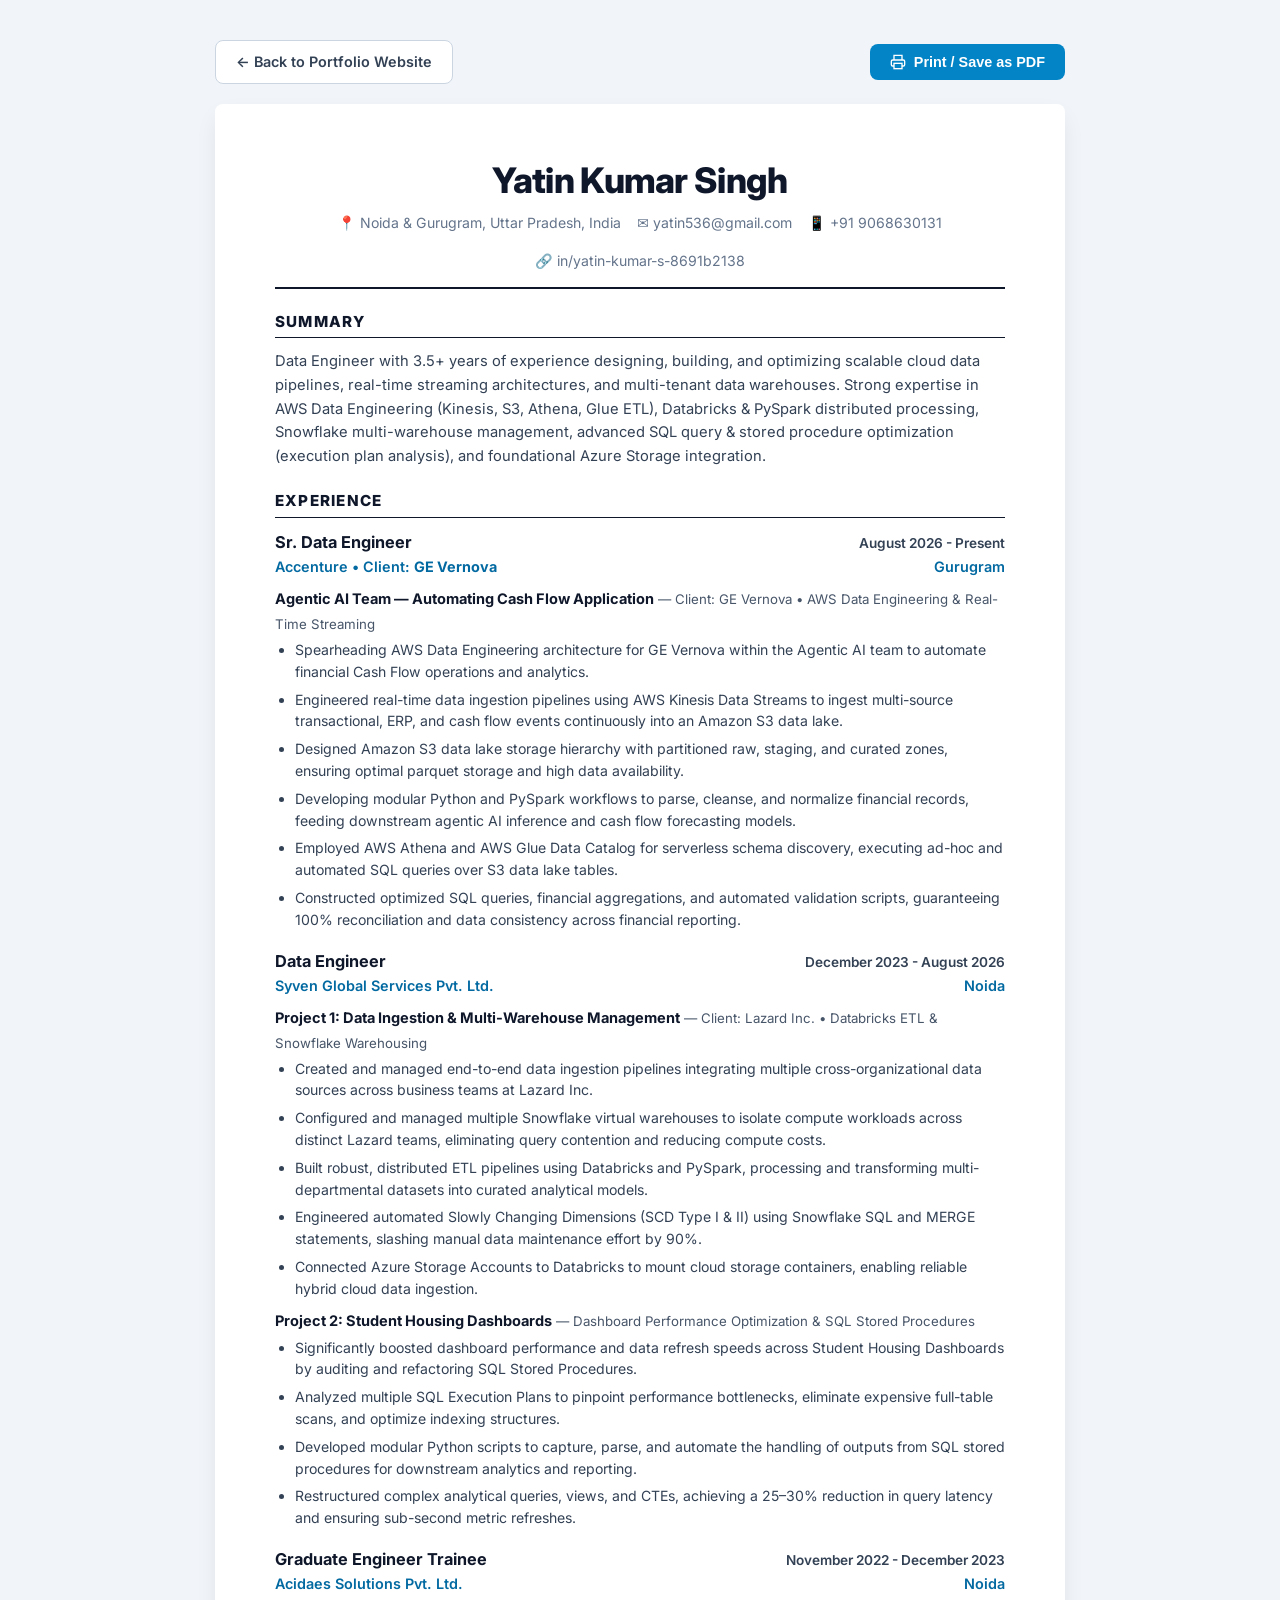
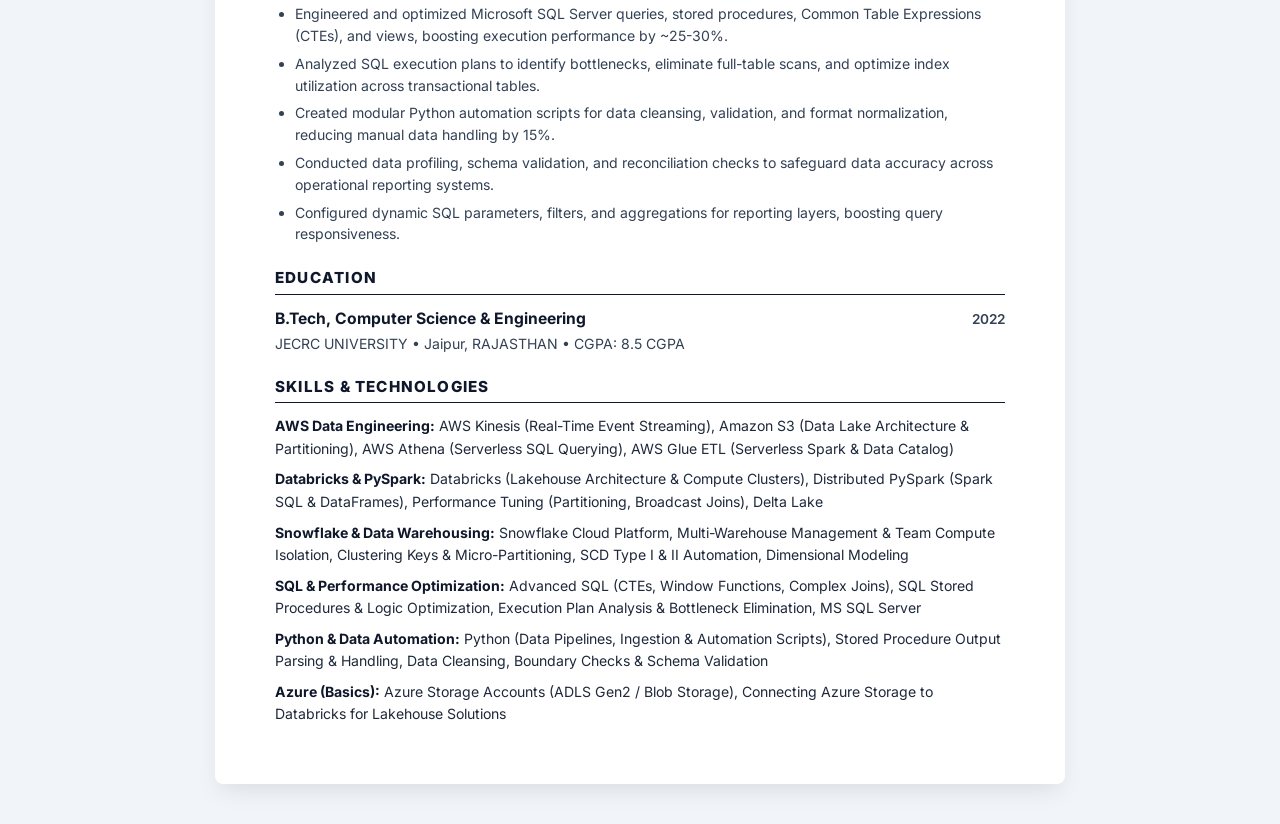
<file: resume.html>
<!DOCTYPE html>
<html lang="en">
<head>
  <meta charset="UTF-8">
  <meta name="viewport" content="width=device-width, initial-scale=1.0">
  <title>Yatin Kumar Singh - Resume</title>
  <link rel="preconnect" href="https://fonts.googleapis.com">
  <link rel="preconnect" href="https://fonts.gstatic.com" crossorigin>
  <link href="https://fonts.googleapis.com/css2?family=Inter:wght@400;500;600;700;800&family=JetBrains+Mono:wght@400;600&display=swap" rel="stylesheet">
  
  <style>
    :root {
      --text: #1e293b;
      --text-muted: #64748b;
      --heading: #0f172a;
      --border: #cbd5e1;
      --accent: #0284c7;
      --bg: #ffffff;
    }

    * { box-sizing: border-box; margin: 0; padding: 0; }
    
    body {
      font-family: 'Inter', system-ui, -apple-system, sans-serif;
      background: #f1f5f9;
      color: var(--text);
      line-height: 1.5;
      padding: 40px 20px;
    }

    .resume-actions-bar {
      max-width: 850px;
      margin: 0 auto 20px;
      display: flex;
      justify-content: space-between;
      align-items: center;
    }

    .btn {
      display: inline-flex;
      align-items: center;
      gap: 8px;
      padding: 10px 20px;
      border-radius: 8px;
      font-weight: 600;
      font-size: 0.9rem;
      cursor: pointer;
      text-decoration: none;
      transition: all 0.2s ease;
      border: none;
    }

    .btn-print {
      background: #0284c7;
      color: #ffffff;
    }
    .btn-print:hover { background: #0369a1; }

    .btn-back {
      background: #ffffff;
      color: #334155;
      border: 1px solid #cbd5e1;
    }
    .btn-back:hover { background: #f8fafc; }

    .resume-sheet {
      max-width: 850px;
      margin: 0 auto;
      background: #ffffff;
      padding: 50px 60px;
      box-shadow: 0 10px 25px -5px rgba(0, 0, 0, 0.1);
      border-radius: 8px;
    }

    .header {
      text-align: center;
      border-bottom: 2px solid #0f172a;
      padding-bottom: 16px;
      margin-bottom: 20px;
    }

    .name {
      font-size: 2.2rem;
      font-weight: 800;
      letter-spacing: -0.02em;
      color: var(--heading);
      margin-bottom: 6px;
    }

    .contact-row {
      display: flex;
      justify-content: center;
      align-items: center;
      flex-wrap: wrap;
      gap: 16px;
      font-size: 0.88rem;
      color: var(--text-muted);
    }

    .contact-row a {
      color: inherit;
      text-decoration: none;
    }
    .contact-row a:hover {
      color: var(--accent);
    }

    .section-title {
      font-size: 0.95rem;
      font-weight: 800;
      letter-spacing: 0.08em;
      text-transform: uppercase;
      color: var(--heading);
      border-bottom: 1.5px solid #0f172a;
      padding-bottom: 4px;
      margin-top: 22px;
      margin-bottom: 12px;
    }

    .summary-text {
      font-size: 0.92rem;
      color: #334155;
      line-height: 1.6;
    }

    .job-block {
      margin-bottom: 18px;
    }

    .job-header {
      display: flex;
      justify-content: space-between;
      align-items: baseline;
      margin-bottom: 2px;
    }

    .job-title {
      font-size: 1.02rem;
      font-weight: 700;
      color: var(--heading);
    }

    .job-period {
      font-size: 0.85rem;
      font-weight: 600;
      color: #334155;
    }

    .job-sub {
      display: flex;
      justify-content: space-between;
      font-size: 0.9rem;
      color: #0369a1;
      font-weight: 600;
      margin-bottom: 8px;
    }

    .bullets {
      list-style-type: disc;
      padding-left: 20px;
    }

    .bullets li {
      font-size: 0.88rem;
      color: #334155;
      line-height: 1.55;
      margin-bottom: 6px;
    }

    .skills-group {
      margin-bottom: 8px;
      font-size: 0.88rem;
      line-height: 1.6;
    }

    .skills-group strong {
      color: var(--heading);
      font-weight: 700;
    }

    .edu-title {
      font-size: 0.98rem;
      font-weight: 700;
      color: var(--heading);
    }

    .edu-sub {
      font-size: 0.88rem;
      color: #334155;
      margin-top: 2px;
    }

    @media print {
      body {
        background: #ffffff;
        padding: 0;
      }
      .resume-actions-bar {
        display: none !important;
      }
      .resume-sheet {
        box-shadow: none;
        padding: 0;
        max-width: 100%;
      }
      a {
        text-decoration: none;
        color: inherit;
      }
    }
  </style>
</head>
<body>

  <div class="resume-actions-bar">
    <a href="index.html" class="btn btn-back">
      ← Back to Portfolio Website
    </a>
    <button onclick="window.print()" class="btn btn-print">
      <svg width="16" height="16" viewBox="0 0 24 24" fill="none" stroke="currentColor" stroke-width="2">
        <polyline points="6 9 6 2 18 2 18 9"></polyline>
        <path d="M6 18H4a2 2 0 0 1-2-2v-5a2 2 0 0 1 2-2h16a2 2 0 0 1 2 2v5a2 2 0 0 1-2 2h-2"></path>
        <rect x="6" y="14" width="12" height="8"></rect>
      </svg>
      Print / Save as PDF
    </button>
  </div>

  <div class="resume-sheet">
    <div class="header">
      <h1 class="name">Yatin Kumar Singh</h1>
      <div class="contact-row">
        <span>📍 Noida &amp; Gurugram, Uttar Pradesh, India</span>
        <span>✉ <a href="mailto:yatin536@gmail.com">yatin536@gmail.com</a></span>
        <span>📱 <a href="tel:+919068630131">+91 9068630131</a></span>
        <span>🔗 <a href="https://www.linkedin.com/in/yatin-kumar-s-8691b2138" target="_blank">in/yatin-kumar-s-8691b2138</a></span>
      </div>
    </div>

    <!-- Summary -->
    <div class="section-title">Summary</div>
    <p class="summary-text">Data Engineer with 3.5+ years of experience designing, building, and optimizing scalable cloud data pipelines, real-time streaming architectures, and multi-tenant data warehouses. Strong expertise in AWS Data Engineering (Kinesis, S3, Athena, Glue ETL), Databricks &amp; PySpark distributed processing, Snowflake multi-warehouse management, advanced SQL query &amp; stored procedure optimization (execution plan analysis), and foundational Azure Storage integration.</p>

    <!-- Experience -->
    <div class="section-title">Experience</div>
    
    <div class="job-block">
      <div class="job-header">
        <div class="job-title">Sr. Data Engineer</div>
        <div class="job-period">August 2026 - Present</div>
      </div>
      <div class="job-sub">
        <span>Accenture • Client: <strong>GE Vernova</strong></span>
        <span>Gurugram</span>
      </div>
      
        
        <div class="proj-header" style="margin-top: 8px; margin-bottom: 4px;">
          <strong style="font-size: 0.91rem; color: var(--heading);">Agentic AI Team — Automating Cash Flow Application</strong>
          <span style="font-size: 0.83rem; color: #475569;"> — Client: GE Vernova • AWS Data Engineering &amp; Real-Time Streaming</span>
        </div>
        <ul class="bullets">
          
          <li>Spearheading AWS Data Engineering architecture for GE Vernova within the Agentic AI team to automate financial Cash Flow operations and analytics.</li>
          
          <li>Engineered real-time data ingestion pipelines using AWS Kinesis Data Streams to ingest multi-source transactional, ERP, and cash flow events continuously into an Amazon S3 data lake.</li>
          
          <li>Designed Amazon S3 data lake storage hierarchy with partitioned raw, staging, and curated zones, ensuring optimal parquet storage and high data availability.</li>
          
          <li>Developing modular Python and PySpark workflows to parse, cleanse, and normalize financial records, feeding downstream agentic AI inference and cash flow forecasting models.</li>
          
          <li>Employed AWS Athena and AWS Glue Data Catalog for serverless schema discovery, executing ad-hoc and automated SQL queries over S3 data lake tables.</li>
          
          <li>Constructed optimized SQL queries, financial aggregations, and automated validation scripts, guaranteeing 100% reconciliation and data consistency across financial reporting.</li>
          
        </ul>
        
      
    </div>
    
    <div class="job-block">
      <div class="job-header">
        <div class="job-title">Data Engineer</div>
        <div class="job-period">December 2023 - August 2026</div>
      </div>
      <div class="job-sub">
        <span>Syven Global Services Pvt. Ltd.</span>
        <span>Noida</span>
      </div>
      
        
        <div class="proj-header" style="margin-top: 8px; margin-bottom: 4px;">
          <strong style="font-size: 0.91rem; color: var(--heading);">Project 1: Data Ingestion &amp; Multi-Warehouse Management</strong>
          <span style="font-size: 0.83rem; color: #475569;"> — Client: Lazard Inc. • Databricks ETL &amp; Snowflake Warehousing</span>
        </div>
        <ul class="bullets">
          
          <li>Created and managed end-to-end data ingestion pipelines integrating multiple cross-organizational data sources across business teams at Lazard Inc.</li>
          
          <li>Configured and managed multiple Snowflake virtual warehouses to isolate compute workloads across distinct Lazard teams, eliminating query contention and reducing compute costs.</li>
          
          <li>Built robust, distributed ETL pipelines using Databricks and PySpark, processing and transforming multi-departmental datasets into curated analytical models.</li>
          
          <li>Engineered automated Slowly Changing Dimensions (SCD Type I &amp; II) using Snowflake SQL and MERGE statements, slashing manual data maintenance effort by 90%.</li>
          
          <li>Connected Azure Storage Accounts to Databricks to mount cloud storage containers, enabling reliable hybrid cloud data ingestion.</li>
          
        </ul>
        
        <div class="proj-header" style="margin-top: 8px; margin-bottom: 4px;">
          <strong style="font-size: 0.91rem; color: var(--heading);">Project 2: Student Housing Dashboards</strong>
          <span style="font-size: 0.83rem; color: #475569;"> — Dashboard Performance Optimization &amp; SQL Stored Procedures</span>
        </div>
        <ul class="bullets">
          
          <li>Significantly boosted dashboard performance and data refresh speeds across Student Housing Dashboards by auditing and refactoring SQL Stored Procedures.</li>
          
          <li>Analyzed multiple SQL Execution Plans to pinpoint performance bottlenecks, eliminate expensive full-table scans, and optimize indexing structures.</li>
          
          <li>Developed modular Python scripts to capture, parse, and automate the handling of outputs from SQL stored procedures for downstream analytics and reporting.</li>
          
          <li>Restructured complex analytical queries, views, and CTEs, achieving a 25–30% reduction in query latency and ensuring sub-second metric refreshes.</li>
          
        </ul>
        
      
    </div>
    
    <div class="job-block">
      <div class="job-header">
        <div class="job-title">Graduate Engineer Trainee</div>
        <div class="job-period">November 2022 - December 2023</div>
      </div>
      <div class="job-sub">
        <span>Acidaes Solutions Pvt. Ltd.</span>
        <span>Noida</span>
      </div>
      
        <ul class="bullets">
          
          <li>Engineered and optimized Microsoft SQL Server queries, stored procedures, Common Table Expressions (CTEs), and views, boosting execution performance by ~25-30%.</li>
          
          <li>Analyzed SQL execution plans to identify bottlenecks, eliminate full-table scans, and optimize index utilization across transactional tables.</li>
          
          <li>Created modular Python automation scripts for data cleansing, validation, and format normalization, reducing manual data handling by 15%.</li>
          
          <li>Conducted data profiling, schema validation, and reconciliation checks to safeguard data accuracy across operational reporting systems.</li>
          
          <li>Configured dynamic SQL parameters, filters, and aggregations for reporting layers, boosting query responsiveness.</li>
          
        </ul>
      
    </div>
    

    <!-- Education -->
    <div class="section-title">Education</div>
    <div class="job-block">
      <div class="job-header">
        <div class="edu-title">B.Tech, Computer Science &amp; Engineering</div>
        <div class="job-period">2022</div>
      </div>
      <div class="edu-sub">
        JECRC UNIVERSITY • Jaipur, RAJASTHAN • CGPA: 8.5 CGPA
      </div>
    </div>

    <!-- Skills -->
    <div class="section-title">Skills & Technologies</div>
    <div class="skills-group">
      <strong>AWS Data Engineering:</strong> AWS Kinesis (Real-Time Event Streaming), Amazon S3 (Data Lake Architecture & Partitioning), AWS Athena (Serverless SQL Querying), AWS Glue ETL (Serverless Spark & Data Catalog)
    </div>
    <div class="skills-group">
      <strong>Databricks & PySpark:</strong> Databricks (Lakehouse Architecture & Compute Clusters), Distributed PySpark (Spark SQL & DataFrames), Performance Tuning (Partitioning, Broadcast Joins), Delta Lake
    </div>
    <div class="skills-group">
      <strong>Snowflake & Data Warehousing:</strong> Snowflake Cloud Platform, Multi-Warehouse Management & Team Compute Isolation, Clustering Keys & Micro-Partitioning, SCD Type I & II Automation, Dimensional Modeling
    </div>
    <div class="skills-group">
      <strong>SQL & Performance Optimization:</strong> Advanced SQL (CTEs, Window Functions, Complex Joins), SQL Stored Procedures & Logic Optimization, Execution Plan Analysis & Bottleneck Elimination, MS SQL Server
    </div>
    <div class="skills-group">
      <strong>Python & Data Automation:</strong> Python (Data Pipelines, Ingestion & Automation Scripts), Stored Procedure Output Parsing & Handling, Data Cleansing, Boundary Checks & Schema Validation
    </div>
    <div class="skills-group">
      <strong>Azure (Basics):</strong> Azure Storage Accounts (ADLS Gen2 / Blob Storage), Connecting Azure Storage to Databricks for Lakehouse Solutions
    </div>
  </div>

</body>
</html>
</file>
